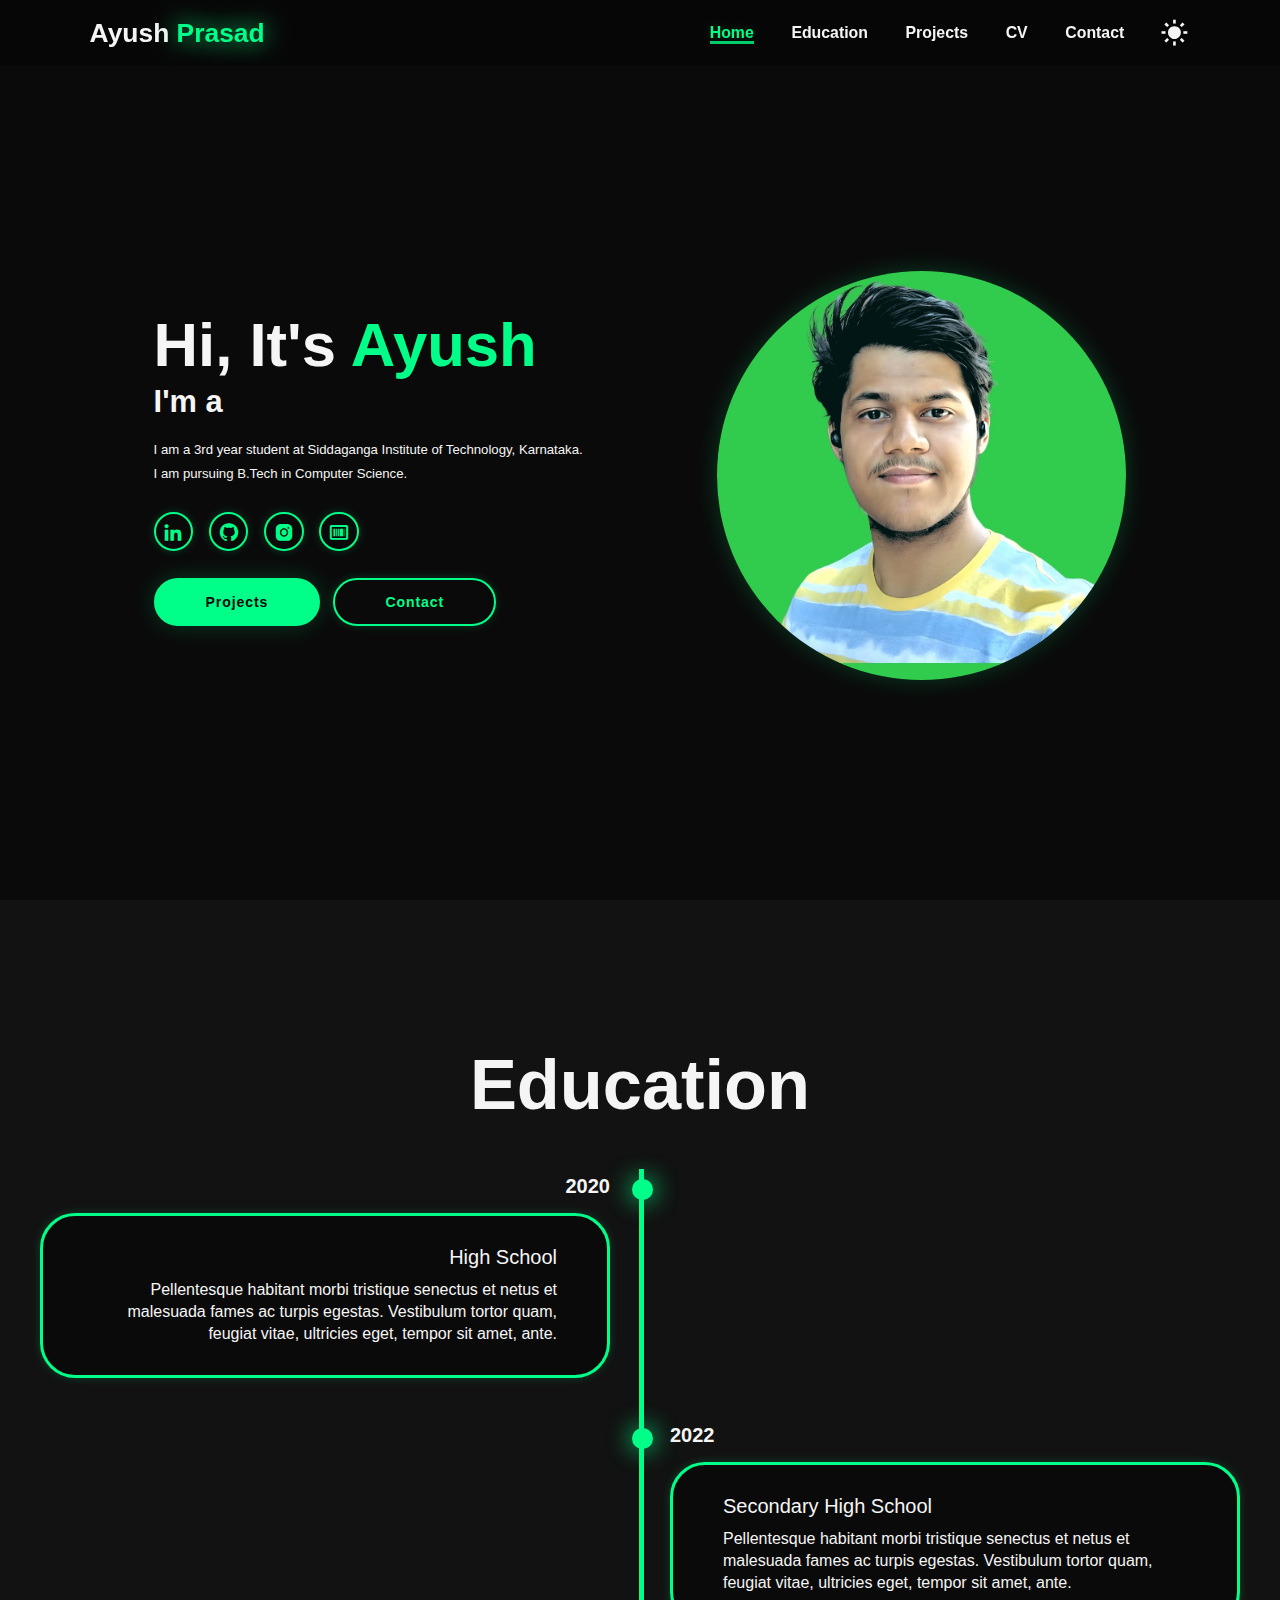
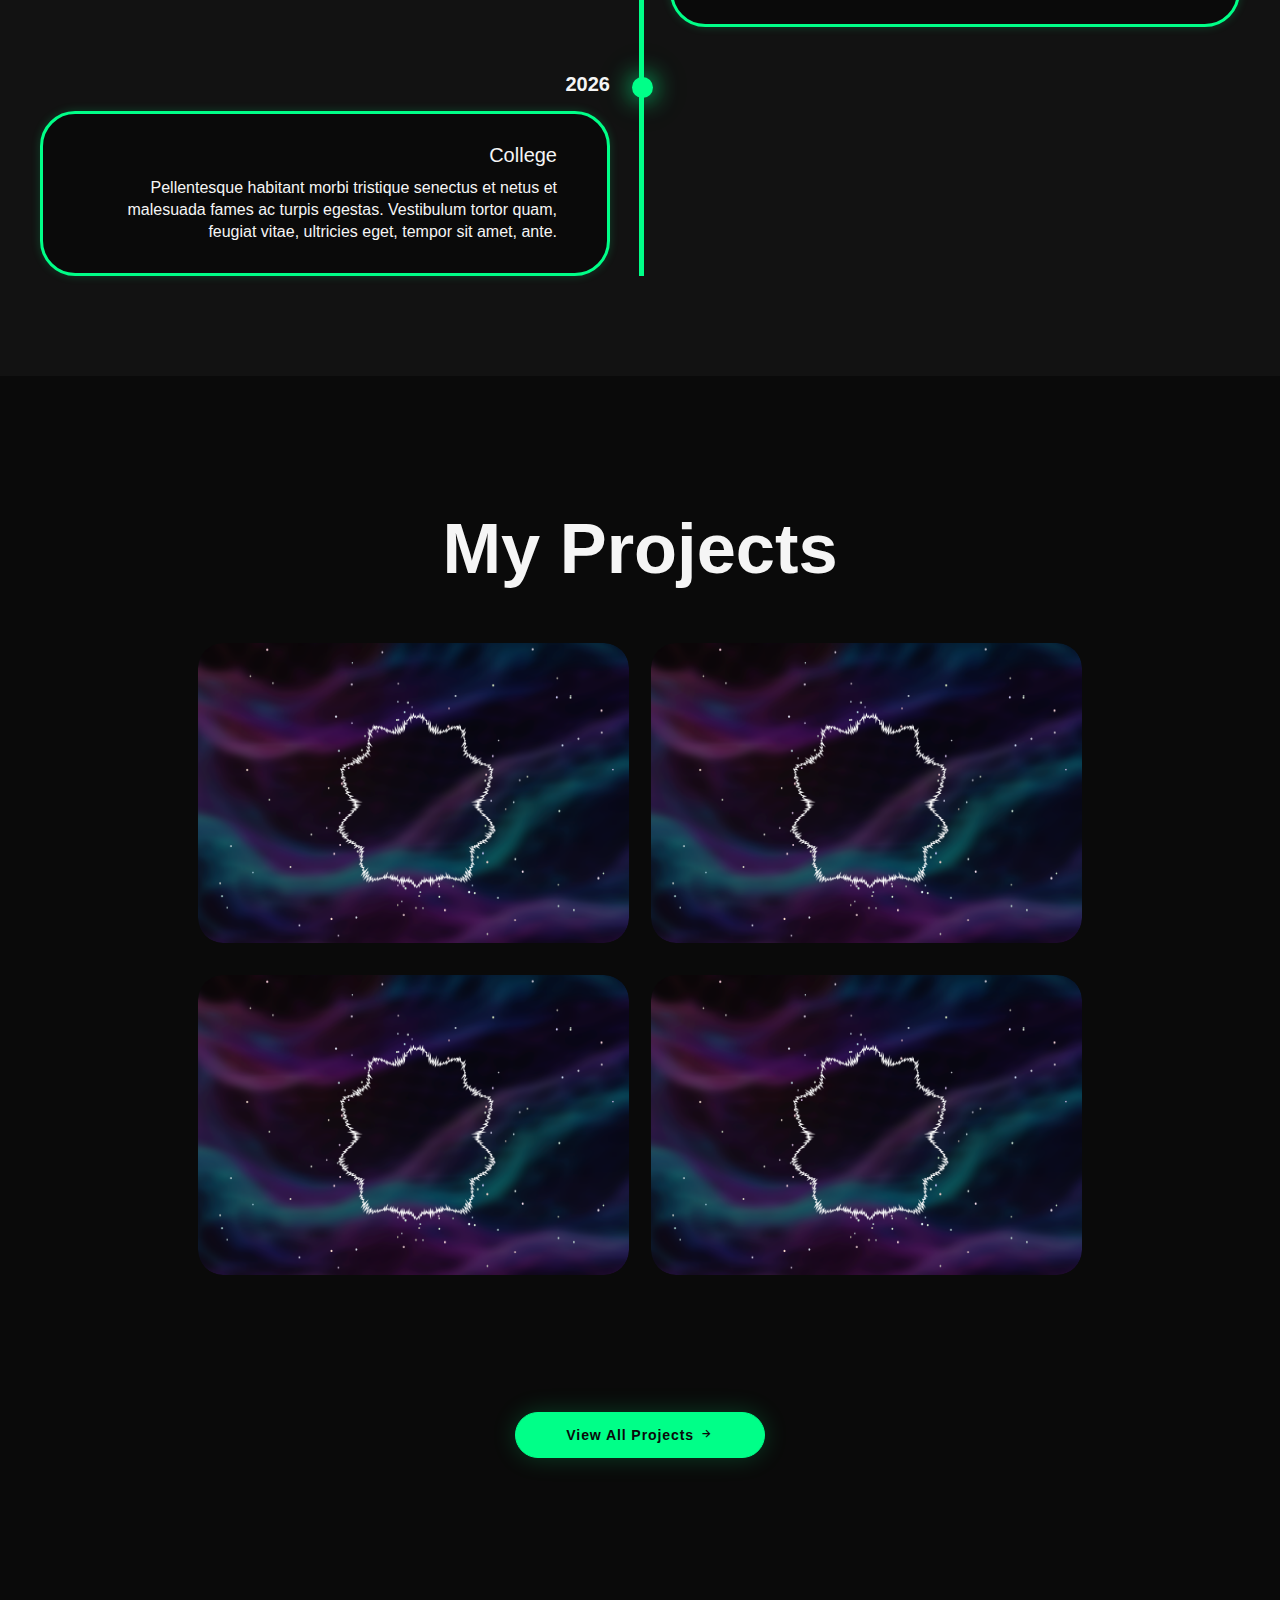
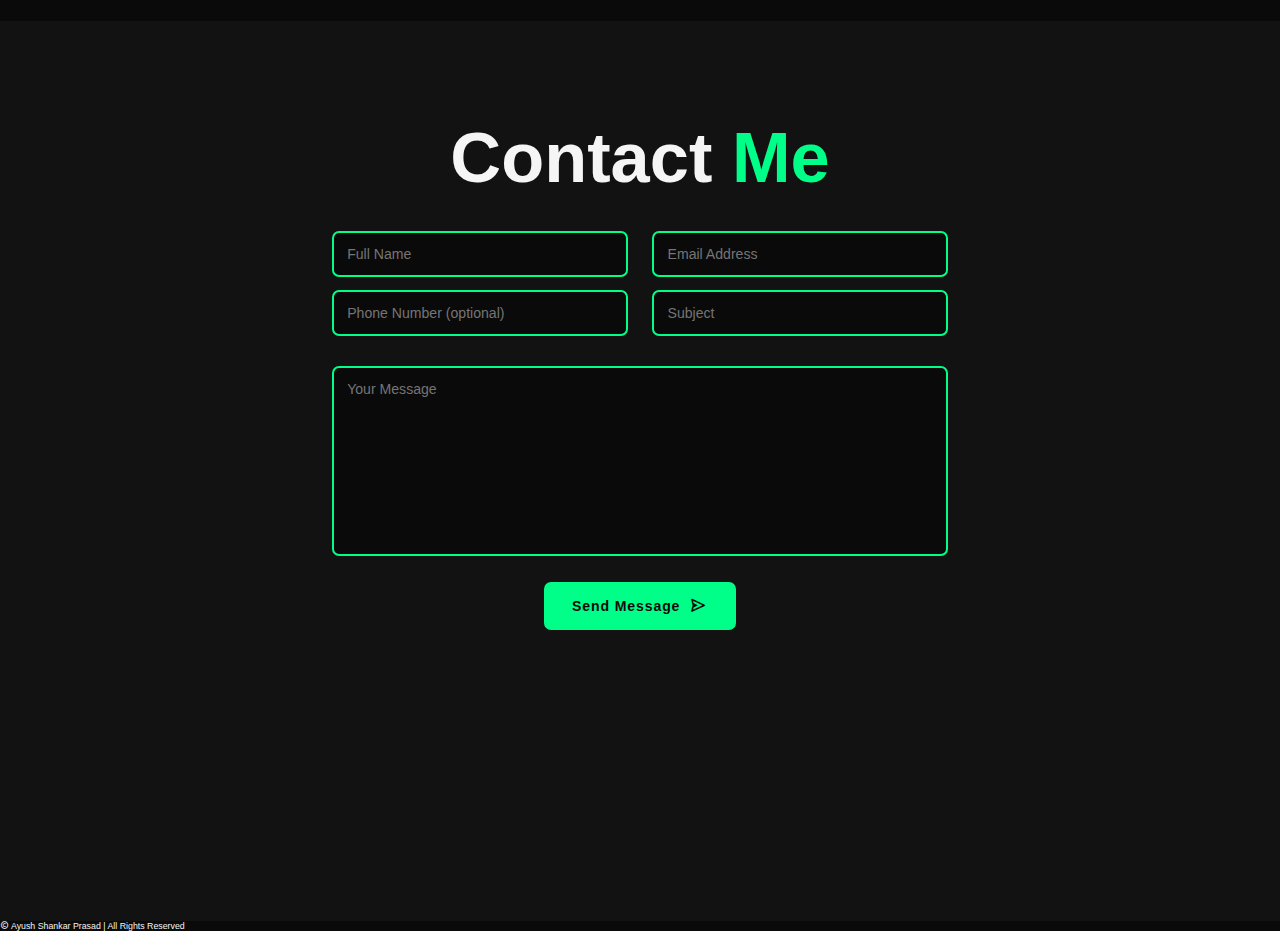
<file: index.html>
<!DOCTYPE html>
<html lang="en">

<head>
    <meta charset="UTF-8">
    <meta name="viewport" content="width=device-width, initial-scale=1.0">
    <title>Ayush - Portfolio</title>
    <link rel="stylesheet" href="style.css">
    <link href='https://unpkg.com/boxicons@2.1.4/css/boxicons.min.css' rel='stylesheet'>
</head>

<body>
    <header class="header">
        <a href="#home" class="logo">Ayush
            <span>Prasad</span></a>

        

        <nav class="navbar">
            <a href="#home" class="active">Home</a>
            <a href="#education">Education</a>
            <a href="#projects">Projects</a>
            <a href="#CV">CV</a>
            <a href="#contact">Contact</a>
        </nav>
        <div class="bx bxs-sun" id="darkMode-icon"></div>
        <i class='bx bx-menu' id="menu-icon"></i>
    </header>
    
    <section class="home" id="home">
        <div class="home-content">
            <h1>Hi, It's <span>Ayush</span></h1>
            <h3 class="text-animation">I'm a <span></span></h3>
            <p>I am a 3rd year student at Siddaganga Institute of Technology, Karnataka. 
                I am pursuing B.Tech in Computer Science. </p>

            <div class="social-icons">
                <a href="https://www.linkedin.com/in/ayush-prasad-63912a215/" target="_blank"><i class='bx bxl-linkedin'></i></a>
                <a href="https://github.com/hiJACKyu04" target="_blank"><i class='bx bxl-github'></i></a>
                <a href="https://www.instagram.com/ayush.hijackyu" target="_blank"><i class='bx bxl-instagram-alt'></i></a>
                <a href="https://leetcode.com/u/Hijackyu" target="_blank"><i class='bx bx-barcode'></i></a>
            </div>

            <div class="btn-group">
                <a href="#" class="btn">Projects</a>
                <a href="#contact" class="btn">Contact</a>
            </div>
        </div>
        <div class="home-img">
            <img src="image.jpg" alt="">
        </div>
    </section>

    <section class="education" id="education">
        <h2 class="heading">Education</h2>

        <div class="timeline-items">

            <div class="timeline-item">
                <div class="timeline-dot"></div>
                <div class="timeline-date">2020</div>
                <div class="timeline-content">
                    <h3>High School</h3>
                    <p>Pellentesque habitant morbi tristique senectus et netus et malesuada fames ac turpis egestas.
                        Vestibulum tortor quam, feugiat vitae, ultricies eget, tempor sit amet, ante. </p>
                </div>
            </div>

            <div class="timeline-item">
                <div class="timeline-dot"></div>
                <div class="timeline-date">2022</div>
                <div class="timeline-content">
                    <h3>Secondary High School</h3>
                    <p>Pellentesque habitant morbi tristique senectus et netus et malesuada fames ac turpis egestas.
                        Vestibulum tortor quam, feugiat vitae, ultricies eget, tempor sit amet, ante. </p>
                </div>
            </div>

            <div class="timeline-item">
                <div class="timeline-dot"></div>
                <div class="timeline-date">2026</div>
                <div class="timeline-content">
                    <h3>College</h3>
                    <p>Pellentesque habitant morbi tristique senectus et netus et malesuada fames ac turpis egestas.
                        Vestibulum tortor quam, feugiat vitae, ultricies eget, tempor sit amet, ante. </p>
                </div>
            </div>

        </div>
    </section>

    <section class="projects" id="projects">
        <h2 class="heading">My Projects</h2>

        <div class="project-container">
            <div class="project-box">
                <div class="project-info">
                    <img src="work1.png">
                    <div class="layer">
                        <h3>Audio visualiser</h3>
                        <p>This is an Audio visualiser made using p5js</p>
                        <a href="https://github.com/hiJACKyu04/Audio_visualizer_p5js"><i class='bx bx-link-external'></i></a>
                    </div>
                </div>
            </div>
            <div class="project-box">
                <div class="project-info">
                    <img src="work1.png">
                    <div class="layer">
                        <h3>Project2</h3>
                        <p>this is project 2</p>
                        <a href="#"><i class='bx bx-link-external'></i></a>
                    </div>
                </div>
            </div>
            <div class="project-box">
                <div class="project-info">
                    <img src="work1.png">
                    <div class="layer">
                        <h3>Project3</h3>
                        <p>this is project 3</p>
                        <a href="#"><i class='bx bx-link-external'></i></a>
                    </div>
                </div>
            </div>
            <div class="project-box">
                <div class="project-info">
                    <img src="work1.png">
                    <div class="layer">
                        <h3>Project4</h3>
                        <p>this is project 4</p>
                        <a href="#"><i class='bx bx-link-external'></i></a>
                    </div>
                </div>
            </div>
        </div>
        <a href="projects.html" class="btn1">View All Projects <i class='bx bx-right-arrow-alt'></i></a>
    </section>
    <section class="contact" id="contact">
        <h2 class="heading">Contact <span>Me</span></h2>
        <form action="https://api.web3forms.com/submit" method="POST" class="contact-form">
            <input type="hidden" name="access_key" value="0cfd47b4-2d7e-4d55-a410-a128e58a700c">
            <input type="hidden" name="redirect" value="https://web3forms.com/success">
            <div class="input-group">
                <div class="input-box">
                    <input type="text" name="full_name" placeholder="Full Name" required>
                    <input type="email" name="email" placeholder="Email Address" required>
                </div>
                <div class="input-box">
                    <input type="tel" name="phone_number" placeholder="Phone Number (optional)">
                    <input type="text" name="subject" placeholder="Subject" required>
                </div>
            </div>
            <div class="input-group-2">
                <textarea name="message" id="message" cols="30" rows="10" placeholder="Your Message" required></textarea>
                <button type="submit" class="btn2">
                    <span>Send Message</span>
                    <i class='bx bx-send'></i>
                </button>
            </div>
            <div class="form-status"></div>
        </form>
    </section>    

    <footer class="footer">
        <p class="copyright">
            <i class='bx bx-copyright'></i> Ayush Shankar Prasad | All Rights Reserved
        </p>
    </footer>
    <script src="script.js"></script>
</body>

</html>
</file>
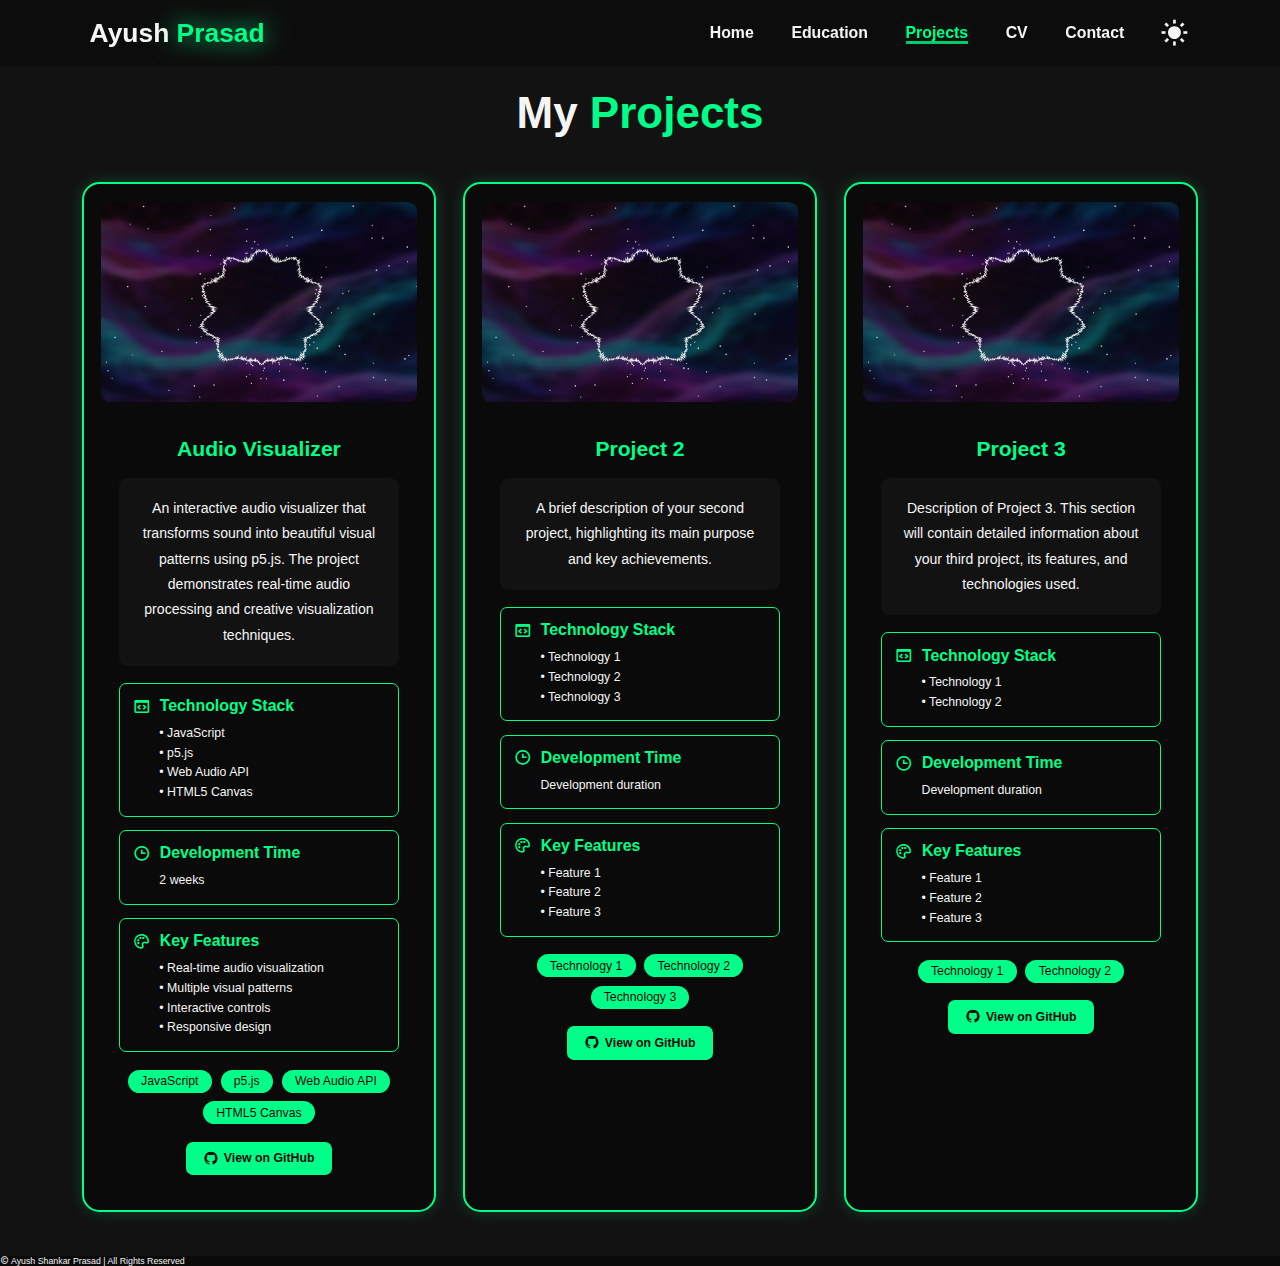
<file: projects.html>
<!DOCTYPE html>
<html lang="en">
<head>
    <meta charset="UTF-8">
    <meta name="viewport" content="width=device-width, initial-scale=1.0">
    <title>Ayush - Projects</title>
    <link rel="stylesheet" href="style.css">
    <link href='https://unpkg.com/boxicons@2.1.4/css/boxicons.min.css' rel='stylesheet'>
    <style>
        .projects-page {
            padding: 10rem 5% 5rem;
            background: var(--second-bg-color);
        }

        .projects-page h1 {
            font-size: 5rem;
            text-align: center;
            margin-bottom: 5rem;
            color: var(--text-color);
        }

        .projects-page h1 span {
            color: var(--main-color);
        }

        .projects-grid {
            display: grid;
            grid-template-columns: repeat(auto-fit, minmax(300px, 1fr));
            gap: 3rem;
            padding: 0 2rem;
        }

        .project-card {
            background: var(--bg-color);
            border-radius: 2rem;
            padding: 2rem;
            transition: transform 0.3s ease;
            border: 2px solid var(--main-color);
            box-shadow: 0 0 15px var(--shadow-color);
        }

        .project-card:hover {
            transform: translateY(-10px);
            box-shadow: 0 0 25px var(--shadow-color);
        }

        .project-image {
            width: 100%;
            height: 200px;
            border-radius: 1rem;
            overflow: hidden;
            margin-bottom: 2rem;
        }

        .project-image img {
            width: 100%;
            height: 100%;
            object-fit: cover;
            transition: transform 0.3s ease;
        }

        .project-card:hover .project-image img {
            transform: scale(1.1);
        }

        .project-info {
            padding: 2rem;
            display: flex;
            flex-direction: column;
            gap: 2rem;
        }

        .project-title {
            font-size: 2.4rem;
            color: var(--main-color);
            text-align: center;
            font-weight: 600;
        }

        .project-description {
            background: var(--second-bg-color);
            border-radius: 1rem;
            padding: 2rem;
        }

        .project-description p {
            font-size: 1.6rem;
            color: var(--text-color);
            line-height: 1.8;
            text-align: center;
        }

        .project-details {
            display: flex;
            flex-direction: column;
            gap: 1.5rem;
        }

        .detail-section {
            background: var(--bg-color);
            border-radius: 0.8rem;
            padding: 1.5rem;
            border: 1px solid var(--main-color);
        }

        .detail-section h4 {
            font-size: 1.8rem;
            color: var(--main-color);
            margin-bottom: 1rem;
            display: flex;
            align-items: center;
            gap: 1rem;
        }

        .detail-section h4 i {
            font-size: 2rem;
        }

        .detail-section p {
            font-size: 1.4rem;
            color: var(--text-color);
            line-height: 1.6;
            padding-left: 3rem;
        }

        .project-tags {
            display: flex;
            flex-wrap: wrap;
            gap: 1rem;
            justify-content: center;
        }

        .project-tag {
            background: var(--main-color);
            color: var(--bg-color);
            padding: 0.5rem 1.5rem;
            border-radius: 2rem;
            font-size: 1.4rem;
            font-weight: 500;
        }

        .project-links {
            display: flex;
            justify-content: center;
        }

        .project-links a {
            display: inline-flex;
            align-items: center;
            gap: 0.5rem;
            padding: 1rem 2rem;
            background: var(--main-color);
            color: var(--bg-color);
            border-radius: 0.8rem;
            font-size: 1.4rem;
            font-weight: 600;
            transition: all 0.3s ease;
        }

        .project-links a:hover {
            background: var(--accent-color);
            transform: translateY(-3px);
            box-shadow: 0 0 15px var(--shadow-color);
        }

        .project-links a i {
            font-size: 1.8rem;
        }

        @media (max-width: 768px) {
            .projects-grid {
                grid-template-columns: 1fr;
                padding: 0 1rem;
            }

            .projects-page h1 {
                font-size: 4rem;
            }
        }
    </style>
</head>
<body>
    <header class="header">
        <a href="index.html" class="logo">Ayush <span>Prasad</span></a>
        <nav class="navbar">
            <a href="index.html">Home</a>
            <a href="index.html#education">Education</a>
            <a href="projects.html" class="active">Projects</a>
            <a href="index.html#CV">CV</a>
            <a href="index.html#contact">Contact</a>
        </nav>
        <div class="bx bxs-sun" id="darkMode-icon"></div>
        <i class='bx bx-menu' id="menu-icon"></i>
    </header>

    <section class="projects-page">
        <h1>My <span>Projects</span></h1>
        
        <div class="projects-grid">
            <div class="project-card">
                <div class="project-image">
                    <img src="work1.png" alt="Audio Visualizer">
                </div>
                <div class="project-info">
                    <h3 class="project-title">Audio Visualizer</h3>
                    <div class="project-description">
                        <p>An interactive audio visualizer that transforms sound into beautiful visual patterns using p5.js. The project demonstrates real-time audio processing and creative visualization techniques.</p>
                    </div>
                    <div class="project-details">
                        <div class="detail-section">
                            <h4><i class='bx bx-code-block'></i>Technology Stack</h4>
                            <p>• JavaScript<br>
                               • p5.js<br>
                               • Web Audio API<br>
                               • HTML5 Canvas</p>
                        </div>
                        <div class="detail-section">
                            <h4><i class='bx bx-time'></i>Development Time</h4>
                            <p>2 weeks</p>
                        </div>
                        <div class="detail-section">
                            <h4><i class='bx bx-palette'></i>Key Features</h4>
                            <p>• Real-time audio visualization<br>
                               • Multiple visual patterns<br>
                               • Interactive controls<br>
                               • Responsive design</p>
                        </div>
                    </div>
                    <div class="project-tags">
                        <span class="project-tag">JavaScript</span>
                        <span class="project-tag">p5.js</span>
                        <span class="project-tag">Web Audio API</span>
                        <span class="project-tag">HTML5 Canvas</span>
                    </div>
                    <div class="project-links">
                        <a href="https://github.com/hiJACKyu04/Audio_visualizer_p5js" target="_blank">
                            <i class='bx bxl-github'></i>
                            View on GitHub
                        </a>
                    </div>
                </div>
            </div>

            <div class="project-card">
                <div class="project-image">
                    <img src="work1.png" alt="Project 2">
                </div>
                <div class="project-info">
                    <h3 class="project-title">Project 2</h3>
                    <div class="project-description">
                        <p>A brief description of your second project, highlighting its main purpose and key achievements.</p>
                    </div>
                    <div class="project-details">
                        <div class="detail-section">
                            <h4><i class='bx bx-code-block'></i>Technology Stack</h4>
                            <p>• Technology 1<br>
                               • Technology 2<br>
                               • Technology 3</p>
                        </div>
                        <div class="detail-section">
                            <h4><i class='bx bx-time'></i>Development Time</h4>
                            <p>Development duration</p>
                        </div>
                        <div class="detail-section">
                            <h4><i class='bx bx-palette'></i>Key Features</h4>
                            <p>• Feature 1<br>
                               • Feature 2<br>
                               • Feature 3</p>
                        </div>
                    </div>
                    <div class="project-tags">
                        <span class="project-tag">Technology 1</span>
                        <span class="project-tag">Technology 2</span>
                        <span class="project-tag">Technology 3</span>
                    </div>
                    <div class="project-links">
                        <a href="#" target="_blank">
                            <i class='bx bxl-github'></i>
                            View on GitHub
                        </a>
                    </div>
                </div>
            </div>

            <div class="project-card">
                <div class="project-image">
                    <img src="work1.png" alt="Project 3">
                </div>
                <div class="project-info">
                    <h3 class="project-title">Project 3</h3>
                    <div class="project-description">
                        <p>Description of Project 3. This section will contain detailed information about your third project, its features, and technologies used.</p>
                    </div>
                    <div class="project-details">
                        <div class="detail-section">
                            <h4><i class='bx bx-code-block'></i>Technology Stack</h4>
                            <p>• Technology 1<br>
                               • Technology 2</p>
                        </div>
                        <div class="detail-section">
                            <h4><i class='bx bx-time'></i>Development Time</h4>
                            <p>Development duration</p>
                        </div>
                        <div class="detail-section">
                            <h4><i class='bx bx-palette'></i>Key Features</h4>
                            <p>• Feature 1<br>
                               • Feature 2<br>
                               • Feature 3</p>
                        </div>
                    </div>
                    <div class="project-tags">
                        <span class="project-tag">Technology 1</span>
                        <span class="project-tag">Technology 2</span>
                    </div>
                    <div class="project-links">
                        <a href="#" target="_blank">
                            <i class='bx bxl-github'></i>
                            View on GitHub
                        </a>
                    </div>
                </div>
            </div>
        </div>
    </section>

    <footer class="footer">
        <p class="copyright">
            <i class='bx bx-copyright'></i> Ayush Shankar Prasad | All Rights Reserved
        </p>
    </footer>

    <script src="script.js"></script>
</body>
</html>
</file>
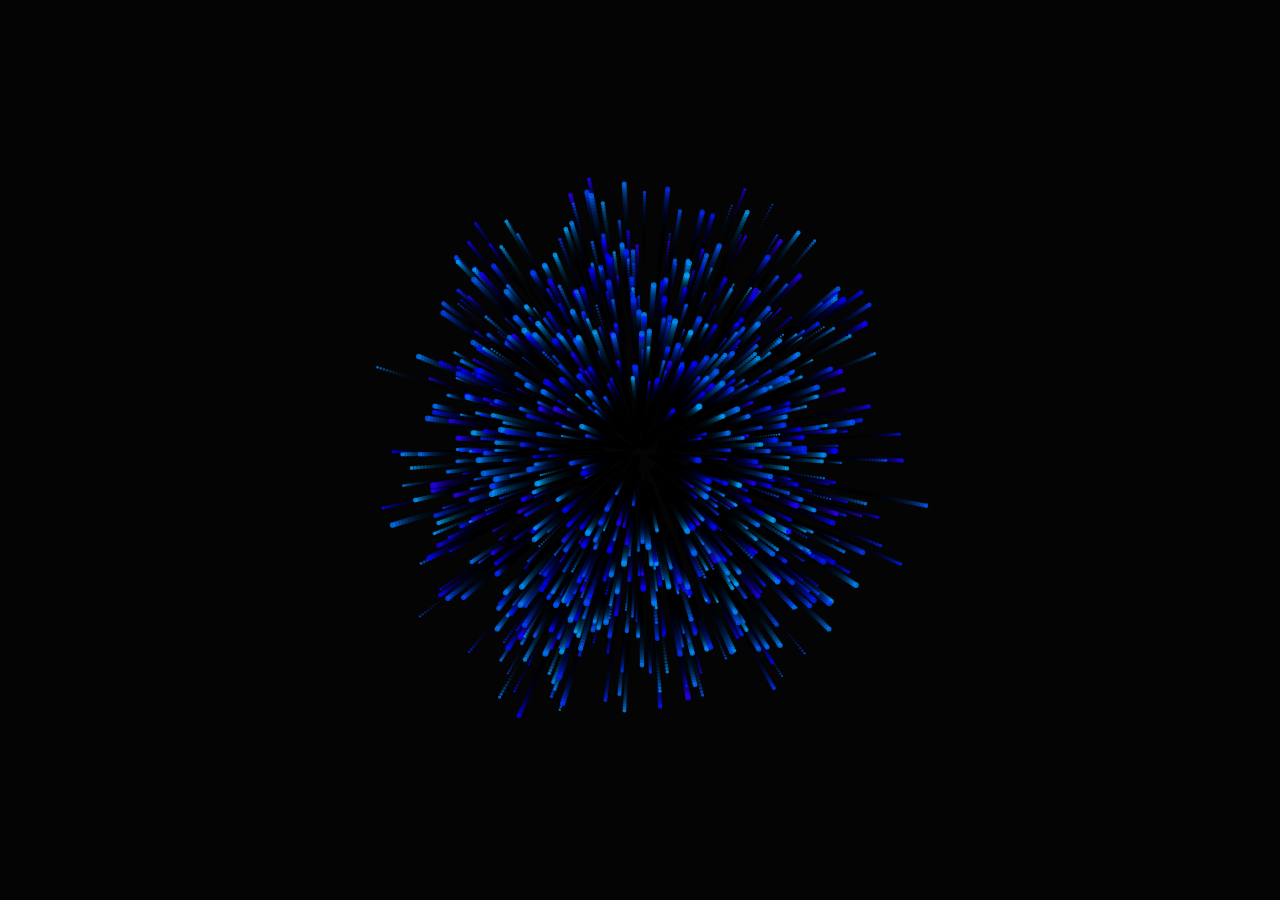
<file: stars.html>
<!DOCTYPE html>
<html lang="en">
<head>
    <meta charset="UTF-8">
    <meta name="viewport" content="width=device-width, initial-scale=1.0">
    <title>Enhanced Stars Effect</title>
    <style>
        body {
            margin: 0;
            padding: 0;
            overflow: hidden;
            background: #ffffff;
        }
        canvas {
            display: block;
        }
    </style>
</head>
<body>
    <canvas id="starsCanvas"></canvas>
    <script>
        const canvas = document.getElementById('starsCanvas');
        const ctx = canvas.getContext('2d');

        // Set canvas size to window size
        function resizeCanvas() {
            canvas.width = window.innerWidth;
            canvas.height = window.innerHeight;
        }
        resizeCanvas();
        window.addEventListener('resize', resizeCanvas);

        // Star class
        class Star {
            constructor() {
                this.reset();
                this.trail = []; // Array to store trail positions
                this.maxTrailLength = 20; // Increased trail length
            }

            reset() {
                // Start from center with a larger random offset
                const spawnRadius = 150; // Increased from 50 to 150 (3x)
                const randomAngle = Math.random() * Math.PI * 2;
                const randomDistance = Math.random() * spawnRadius;
                
                this.x = canvas.width / 2 + Math.cos(randomAngle) * randomDistance;
                this.y = canvas.height / 2 + Math.sin(randomAngle) * randomDistance;
                this.px = this.x;
                this.py = this.y;
                this.hue = Math.random() * 50 + 200; // Blue-white stars
                this.size = Math.random() * 2 + 1;
                this.speed = Math.random() * 2.5 + 1.0; // Doubled speed (2.5-3.5 range)
                
                // Random angle for outward movement
                this.angle = Math.random() * Math.PI * 2;
                this.distance = randomDistance; // Start from the spawn position
                
                // Initialize trail
                this.trail = [];
                for (let i = 0; i < this.maxTrailLength; i++) {
                    this.trail.push({x: this.x, y: this.y});
                }
            }

            update(mouseX, mouseY) {
                // Update trail
                this.trail.pop();
                this.trail.unshift({x: this.x, y: this.y});

                this.px = this.x;
                this.py = this.y;
                this.distance += this.speed * 1.0; // Doubled movement speed (from 0.5 to 1.0)

                // Move outward from center
                this.x = canvas.width/2 + Math.cos(this.angle) * this.distance;
                this.y = canvas.height/2 + Math.sin(this.angle) * this.distance;

                // Check if star is off-screen
                const margin = 100;
                if (this.x < -margin || this.x > canvas.width + margin || 
                    this.y < -margin || this.y > canvas.height + margin) {
                    this.reset();
                }
            }

            draw() {
                const size = this.size;

                // Draw trail with fading effect
                for (let i = 0; i < this.trail.length - 1; i++) {
                    const alpha = (1 - i / this.trail.length) * 0.8;
                    ctx.beginPath();
                    ctx.moveTo(this.trail[i].x, this.trail[i].y);
                    ctx.lineTo(this.trail[i + 1].x, this.trail[i + 1].y);
                    ctx.strokeStyle = `hsla(${this.hue}, 100%, 50%, ${alpha})`;
                    ctx.lineWidth = size * (1 - i / this.trail.length);
                    ctx.stroke();
                }

                // Draw star
                ctx.beginPath();
                ctx.arc(this.x, this.y, size, 0, Math.PI * 2);
                ctx.fillStyle = `hsla(${this.hue}, 100%, 50%, 0.8)`;
                ctx.fill();
            }
        }

        // Create stars
        const stars = [];
        const numStars = 800;
        for (let i = 0; i < numStars; i++) {
            stars.push(new Star());
        }

        // Mouse position
        let mouseX = canvas.width / 2;
        let mouseY = canvas.height / 2;

        document.addEventListener('mousemove', (e) => {
            mouseX = e.clientX;
            mouseY = e.clientY;
        });

        // Animation loop
        function animate() {
            // Clear with a slightly stronger fade effect to prevent too many trails
            ctx.fillStyle = 'rgba(0, 0, 0, 0.2)'; // Increased fade effect
            ctx.fillRect(0, 0, canvas.width, canvas.height);

            // Update and draw stars
            stars.forEach(star => {
                star.update(mouseX, mouseY);
                star.draw();
            });

            requestAnimationFrame(animate);
        }

        // Start animation
        animate();
    </script>
</body>
</html>
</file>
<file: style.css>
* {
    margin: 0;
    padding: 0;
    box-sizing: border-box;
    text-decoration: none;
    border: none;
    outline: none;
    scroll-behavior: smooth;
    font-family: "Poppins", sans-serif;
}

:root {
    --bg-color: #0a0a0a;
    --second-bg-color: #121212;
    --text-color: #f5f5f5;
    --main-color: #00ff88;
    --accent-color: #00cc6a;
    --shadow-color: rgba(0, 255, 136, 0.2);
}

.dark-theme {
    --bg-color: #ffffff;
    --second-bg-color: #f0f0f0;
    --text-color: #1a1a1a;
    --main-color: #00e676;
    --accent-color: #00b060;
    --shadow-color: rgba(0, 230, 118, 0.3);
}

html {
    font-size: 54.5%;
    overflow-x: hidden;
}

body {
    background: var(--bg-color);
    color: var(--text-color);
}

.header {
    position: fixed;
    top: 0;
    left: 0;
    width: 100%;
    padding: 2rem 7%;
    background: rgba(0, 0, 0, 0.3);
    display: flex;
    align-items: center;
    z-index: 100;
    backdrop-filter: blur(10px);
}

.logo {
    font-size: 3rem;
    color: var(--text-color);
    font-weight: 800;
    cursor: pointer;
    transition: 0.3s ease;
    margin-right: auto;
}

.logo:hover {
    transform: scale(1.1);
}

.logo span {
    text-shadow: 0 0 25px var(--main-color);
    color: var(--main-color);
}

.navbar a {
    position: relative;
    font-size: 1.8rem;
    color: var(--text-color);
    font-weight: 600;
    margin-right: 4rem;
    transition: 0.3s ease;
    border-bottom: 3px solid transparent;
}

.navbar a:hover,
.navbar a.active {
    color: var(--main-color);
    border-bottom: 3px solid var(--accent-color);
    text-shadow: 0 0 10px var(--shadow-color);
}

#menu-icon {
    font-size: 3.6rem;
    color: var(--main-color);
    display: none;
}

#darkMode-icon {
    font-size: 3.5rem;
    padding-left: 0;
    cursor: pointer;
}

section {
    min-height: 100vh;
    padding: 10rem 12% 10rem;
}

.home {
    display: flex;
    align-items: center;
    justify-content: center;
    gap: 15rem;
}

.home-content {
    display: flex;
    flex-direction: column;
    align-items: baseline;
    text-align: left;
    justify-content: center;
    margin-top: 3rem;
}

span {
    color: var(--main-color);
}

.home-content h3 {
    margin-bottom: 2rem;
    margin-top: 1rem;
    font-size: 3.5rem;
    color: var(--text-color);
}

.home-content h1 {
    font-size: 7rem;
    font-weight: 700;
    margin-top: 1.5rem;
    line-height: 1;
    color: var(--text-color);
}

.home-img {
    border-radius: 50%;
}

.home-img img {
    position: relative;
    top: 3rem;
    width: 32vw;
    border-radius: 50%;
    box-shadow: 0 0 25px var(--shadow-color);
    cursor: pointer;
    transition: 0.4s ease-in-out;
}

.home-img img:hover {
    box-shadow: 0 0 25px var(--main-color),
        0 0 50px var(--accent-color),
        0 0 100px var(--shadow-color);
}

.home-content p {
    font-size: 1.5rem;
    font-weight: 500;
    line-height: 1.8;
    max-width: 1000px;
    color: var(--text-color);
}

.social-icons a {
    display: inline-flex;
    justify-content: center;
    align-items: center;
    width: 4.5rem;
    height: 4.5rem;
    background: transparent;
    border: 2px solid var(--main-color);
    font-size: 2.5rem;
    border-radius: 50%;
    color: var(--main-color);
    margin: 3rem 1.5rem 3rem 0;
    transition: 0.3s ease-in-out;
    box-shadow: 0 0 10px var(--shadow-color);
}

.social-icons a:hover {
    background-color: var(--main-color);
    color: var(--bg-color);
    box-shadow: 0 0 25px var(--shadow-color);
}

.btn {
    display: inline-block;
    background: var(--main-color);
    box-shadow: 0 0 25px var(--shadow-color);
    border-radius: 4rem;
    font-size: 1.6rem;
    border: 2px solid var(--main-color);
    letter-spacing: 0.1rem;
    font-weight: 600;
    cursor: pointer;
    width: fit-content;
    padding: 14px 50px;
    text-decoration: none;
    color: var(--bg-color);
    transition: 0.3s ease-in-out;
}

.btn:hover {
    background: var(--accent-color);
    box-shadow: 0 0 50px var(--shadow-color);
}

.btn-group {
    display: flex;
    align-items: center;
    gap: 1.5rem;
}

.btn-group a:nth-of-type(2) {
    background-color: var(--bg-color);
    color: var(--main-color);
    border: 2px solid var(--main-color);
    box-shadow: 0 0 10px var(--shadow-color);
}

.btn-group a:nth-of-type(2):hover {
    background-color: var(--main-color);
    color: var(--bg-color);
    box-shadow: 0 0 25px var(--shadow-color);
}

.text-animation {
    font-size: 34px;
    font-weight: 600;
    min-width: 280px;
}

.text-animation span {
    position: relative;
}

.text-animation span::before {
    content: "Web Developer";
    color: var(--main-color);
    animation: words 20s infinite;
}

.text-animation span::after {
    content: "";
    background-color: var(--bg-color);
    position: absolute;
    width: calc(100% + 8px);
    height: 100%;
    border-left: 3px solid var(--bg-color);
    right: -8px;
    animation: cursor 0.6s infinite, typing 20s steps(14) infinite;
}

@keyframes cursor {
    to {
        border-left: 2px solid var(--main-color);
    }
}

@keyframes words {
    0%,
    20% {
        content: "Frontend Designer";
    }
    21%,
    40% {
        content: "Web Designer";
    }
    41%,
    60% {
        content: "Programmer";
    }
    61%,
    80% {
        content: "Web Developer";
    }
    81%,
    100% {
        content: "Comic Book Critic";
    }
}

@keyframes typing {
    10%,
    15%,
    30%,
    35%,
    50%,
    55%,
    70%,
    75%,
    90%,
    95% {
        width: 0;
    }
    5%,
    20%,
    25%,
    40%,
    45%,
    60%,
    65%,
    80%,
    85% {
        width: calc(100% + 8px);
    }
}

.heading {
    font-size: 8rem;
    text-align: center;
    margin: 5rem 0;
}

.education {
    padding: 100px 15px;
    background: var(--second-bg-color);
}

.education h2 {
    margin-bottom: 5rem;
    color: var(--text-color);
}

.timeline-items {
    max-width: 1200px;
    margin: auto;
    display: flex;
    flex-wrap: wrap;
    position: relative;
}

.timeline-items::before {
    content: "";
    position: absolute;
    width: 5px;
    height: 100%;
    background-color: var(--main-color);
    left: calc(50% - 1px);
}

.timeline-item {
    margin-bottom: 40px;
    width: 100%;
    position: relative;
}

.timeline-item:last-child {
    margin-bottom: 0;
}

.timeline-item:nth-child(odd) {
    padding-right: calc(50% + 30px);
    text-align: right;
}

.timeline-item:nth-child(even) {
    padding-left: calc(50% + 30px);
}

.timeline-dot {
    height: 21px;
    width: 21px;
    background-color: var(--main-color);
    box-shadow: 0 0 25px var(--main-color),
        0 0 50px var(--shadow-color);
    position: absolute;
    left: calc(50% - 8px);
    border-radius: 50%;
    top: 10px;
}

.timeline-date {
    font-size: 20px;
    font-weight: 800;
    color: var(--text-color);
    margin: 6px 0 15px;
}

.timeline-content {
    background-color: var(--bg-color);
    border: 3px solid var(--main-color);
    padding: 30px 50px;
    border-radius: 4rem;
    box-shadow: 0 0 10px var(--shadow-color);
    cursor: pointer;
    transition: 0.3s ease-in-out;
}

.timeline-content:hover {
    box-shadow: 0 0 25px var(--shadow-color);
}

.timeline-content h3 {
    font-size: 20px;
    color: var(--text-color);
    margin: 0 0 10px;
    font-weight: 500;
}

.timeline-content p {
    color: var(--text-color);
    font-size: 16px;
    font-weight: 300;
    line-height: 22px;
}

::-webkit-scrollbar {
    width: 15px;
}

::-webkit-scrollbar-thumb {
    background-color: var(--main-color);
}

::-webkit-scrollbar-track {
    background-color: var(--bg-color);
    width: 50px;
}

.projects {
    background: var(--bg-color);
}

.projects h2 {
    margin-bottom: 5rem;
    color: var(--text-color);
}

.project-container {
    display: grid;
    grid-template-columns: repeat(2, 1fr);
    align-items: center;
    gap: 2.5rem;
}

.project-box {
    display: grid;
    height: 300px;
    border-radius: 3rem;
    grid-template-columns: repeat(auto-fit, minmax(250px, 1fr));
    grid-gap: 50px;
    margin-top: 10px;
}

.project-info {
    border-radius: 25px;
    position: relative;
    overflow: hidden;
    display: flex;
}

.project-info img {
    width: 100%;
    border-radius: 25px;
    display: block;
    transition: transform 0.5s;
}

.layer {
    width: 100%;
    height: 0;
    background: linear-gradient(rgba(0, 0, 0, 0.6), var(--main-color));
    border-radius: 3rem;
    position: absolute;
    left: 0;
    bottom: 0;
    overflow: hidden;
    display: flex;
    align-items: center;
    justify-content: center;
    flex-direction: column;
    padding: 0 40px;
    text-align: center;
    font-size: 17px;
    transition: height 0.5s;
}

.layer h3 {
    font-weight: 500;
    margin-bottom: 20px;
    font-size: 20px;
    color: var(--text-color);
}

.layer a {
    margin-top: 20px;
    color: var(--main-color);
    text-decoration: none;
    font-size: 25px;
    line-height: 60px;
    background: var(--second-bg-color);
    width: 60px;
    height: 60px;
    border-radius: 50%;
    text-align: center;
    transition: 0.3s ease-in-out;
    box-shadow: 0 0 10px var(--shadow-color);
}

.layer p {
    color: var(--text-color);
}

.layer a:hover {
    background: var(--accent-color);
    color: var(--bg-color);
    box-shadow: 0 0 25px var(--shadow-color);
}

.project-info:hover {
    transform: scale(1.05);
    transition: 0.5s ease-in-out;
}

.project-info:hover .layer {
    height: 100%;
}

.btn1 {
    display: block;
    margin: 75px auto;
    width: fit-content;
    background: var(--main-color);
    box-shadow: 0 0 25px var(--shadow-color);
    border-radius: 4rem;
    font-size: 1.6rem;
    border: 2px solid transparent;
    letter-spacing: 0.1rem;
    font-weight: 600;
    cursor: pointer;
    width: fit-content;
    border: 1px solid var(--main-color);
    padding: 14px 50px;
    text-decoration: none;
    color: var(--bg-color);
    transition: 0.3s ease-in-out;
}

.btn1:hover {
    background: var(--accent-color);
    box-shadow: 0 0 50px var(--shadow-color);
}

.contact {
    background-color: var(--second-bg-color);
    padding: 6rem 0;
}

.contact h2 {
    text-align: center;
    margin-bottom: 3rem;
}

.contact-form {
    max-width: 70rem;
    margin: 0 auto;
    text-align: center;
}

.contact-form .input-group {
    display: flex;
    flex-wrap: wrap;
    justify-content: space-between;
    margin-bottom: 2rem;
}

.contact-form .input-box {
    display: flex;
    flex-wrap: wrap;
    justify-content: space-between;
    width: 100%;
}

.contact-form .input-box input {
    width: 48%;
    padding: 1.5rem;
    font-size: 1.6rem;
    color: var(--text-color);
    background: var(--bg-color);
    border-radius: 0.8rem;
    margin: 0.7rem 0;
    border: 2px solid var(--main-color);
    transition: all 0.3s ease;
}

.contact-form .input-box input:focus,
.contact-form textarea:focus {
    border-color: var(--accent-color);
    box-shadow: 0 0 15px var(--shadow-color);
}

.contact-form .input-group-2 {
    position: relative;
    margin-bottom: 2rem;
}

.contact-form textarea {
    width: 100%;
    padding: 1.5rem;
    font-size: 1.6rem;
    color: var(--text-color);
    background: var(--bg-color);
    border-radius: 0.8rem;
    margin: 0.7rem 0;
    border: 2px solid var(--main-color);
    resize: none;
    transition: all 0.3s ease;
}

.contact-form .btn2 {
    display: inline-flex;
    align-items: center;
    justify-content: center;
    gap: 1rem;
    padding: 1.5rem 3rem;
    background: var(--main-color);
    border-radius: 0.8rem;
    font-size: 1.6rem;
    color: var(--bg-color);
    border: 2px solid var(--main-color);
    cursor: pointer;
    transition: all 0.3s ease;
    margin-top: 2rem;
    font-weight: 600;
    letter-spacing: 0.1rem;
}

.contact-form .btn2:hover {
    background: var(--accent-color);
    transform: translateY(-3px);
    box-shadow: 0 0 20px var(--shadow-color);
    color: var(--bg-color);
}

.contact-form .btn2 i {
    font-size: 2rem;
    transition: transform 0.3s ease;
    color: var(--bg-color);
}

.contact-form .btn2:hover i {
    transform: translateX(5px);
    color: var(--bg-color);
}

.contact-form .btn2 span {
    color: var(--bg-color);
    font-weight: 600;
}

.form-status {
    margin-top: 2rem;
    padding: 1rem;
    border-radius: 0.8rem;
    font-size: 1.4rem;
    display: none;
}

.form-status.success {
    display: block;
    background-color: rgba(0, 255, 0, 0.1);
    color: #00ff00;
    border: 1px solid #00ff00;
}

.form-status.error {
    display: block;
    background-color: rgba(255, 0, 0, 0.1);
    color: #ff0000;
    border: 1px solid #ff0000;
}

@media (max-width: 768px) {
    .contact-form .input-box input {
        width: 100%;
    }
    
    .contact-form .input-group {
        flex-direction: column;
    }
    
    .contact-form .input-box {
        flex-direction: column;
    }
}

@media (max-width: 480px) {
    .contact {
        padding: 4rem 0;
    }
    
    .contact-form {
        padding: 0 2rem;
    }
    
    .contact-form .btn2 {
        width: 100%;
    }
}

@media (max-width: 1285px) {
    html {
        font-size: 55%;
    }

    .project-container {
        padding-bottom: 7rem;
        grid-template-columns: repeat(2, 1fr);
        margin: 0 5rem;
    }
}

@media (max-width: 991px) {
    header {
        padding: 2rem 3%;
    }

    section {
        padding: 10rem 3% 2rem;
    }

    .timeline-items::before {
        left: 7px
    }

    .timeline-item:nth-child(odd) {
        padding-right: 0;
        text-align: left;
    }

    .timeline-item:nth-child(odd),
    .timeline-item:nth-child(even) {
        padding-left: 37px;
    }

    .timeline-dot {
        left: 0;
    }

    .projects {
        padding-bottom: 7rem;
    }

    .contact form {
        flex-direction: column;
    }

    .footer {
        padding: 2rem 3%;
    }
}

@media (max-width: 895px) {
    #menu-icon {
        display: block;
    }

    .navbar {
        position: absolute;
        top: 100%;
        right: 0;
        width: 50%;
        padding: 1rem 3%;
        background: var(--bg-color);
        backdrop-filter: blur(20px);
        border-bottom-left-radius: 2rem;
        border-left: 2px solid var(--main-color);
        border-bottom: 2px solid var(--main-color);
        display: none;
    }

    .navbar.active {
        display: block;
    }

    .navbar a {
        display: block;
        font-size: 2rem;
        margin: 3rem 0;
        color: var(--text-color);
    }

    .home {
        flex-direction: column-reverse;
        margin: 5rem 4rem;
    }

    .home-content h3 {
        font-size: 2.6rem;
    }

    .home-content h1 {
        font-size: 8rem;
        margin-top: 3rem;
    }

    .home-content p {
        max-width: 600px;
        margin: 0 auto;
    }

    .home-img img {
        width: 56vw;
    }

    .projects h2 {
        margin-bottom: 3rem;
    }

    .project-container {
        grid-template-columns: repeat(1, 1fr);
    }
}
</file>
